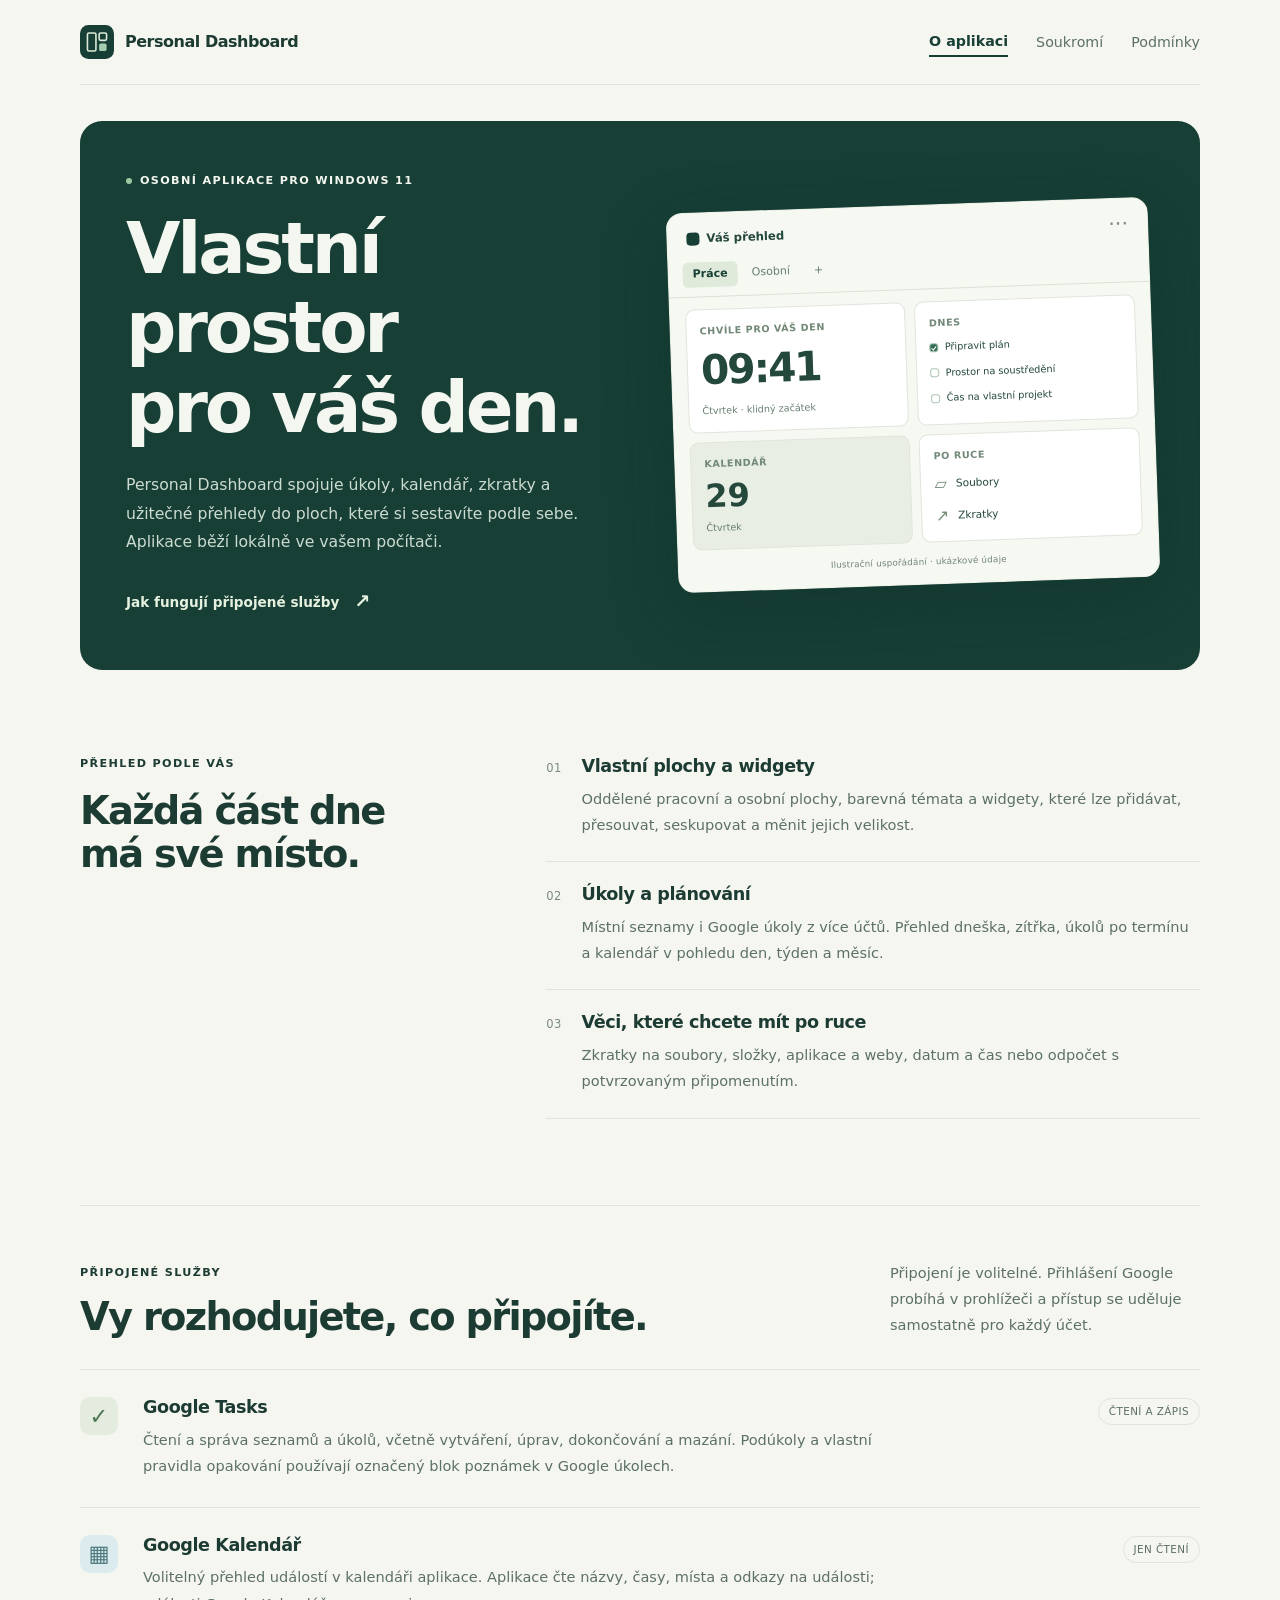
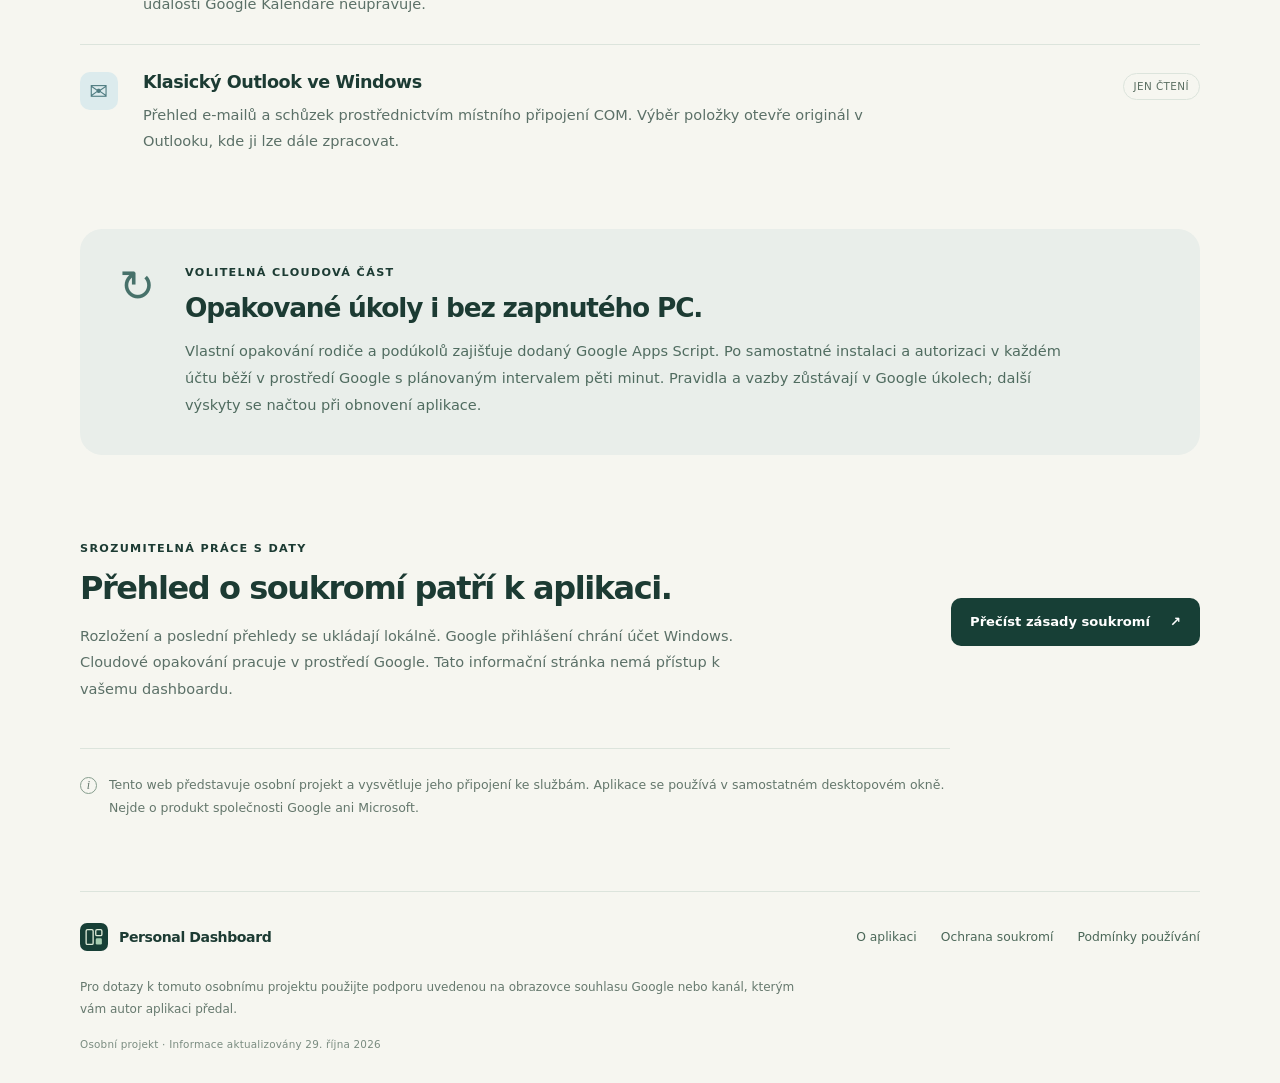
<file: index.html>
<!doctype html>
<html lang="cs">
<head>
  <meta charset="utf-8">
  <meta name="viewport" content="width=device-width, initial-scale=1">
  <meta name="description" content="Personal Dashboard je osobní aplikace pro Windows. Spojuje vlastní plochy, úkoly, kalendář, zkratky a přehledy z připojených účtů.">
  <meta name="theme-color" content="#173f36">
  <title>Personal Dashboard — o aplikaci</title>
  <link rel="icon" href="favicon.svg" type="image/svg+xml">
  <link rel="stylesheet" href="style.css">
</head>
<body>
  <a class="skip-link" href="#obsah">Přejít k obsahu</a>
  <header class="site-header wrap">
    <a class="brand" href="index.html"><img src="favicon.svg" width="34" height="34" alt=""><span>Personal Dashboard</span></a>
    <nav aria-label="Hlavní navigace"><a href="index.html" aria-current="page">O aplikaci</a><a href="privacy.html">Soukromí</a><a href="terms.html">Podmínky</a></nav>
  </header>
  <main id="obsah" class="wrap">
    <section class="hero" aria-labelledby="hero-title">
      <div class="hero-copy">
        <p class="eyebrow"><span class="status-dot"></span>Osobní aplikace pro Windows 11</p>
        <h1 id="hero-title">Vlastní prostor<br>pro váš den.</h1>
        <p class="lead">Personal Dashboard spojuje úkoly, kalendář, zkratky a užitečné přehledy do ploch, které si sestavíte podle sebe. Aplikace běží lokálně ve vašem počítači.</p>
        <a class="text-link hero-link" href="#pripojeni">Jak fungují připojené služby <span aria-hidden="true">↗</span></a>
      </div>
      <div class="dashboard-preview" role="img" aria-label="Ilustrace vlastní plochy: pracovní a osobní záložka, hodiny, seznam úkolů, kalendář a zkratky. Jde o ukázkové údaje.">
        <div class="preview-top"><span class="preview-brand"><span class="tiny-mark"></span>Váš přehled</span><span class="preview-window" aria-hidden="true">···</span></div>
        <div class="preview-tabs"><span class="selected">Práce</span><span>Osobní</span><span aria-hidden="true">+</span></div>
        <div class="preview-grid">
          <div class="preview-clock"><span class="preview-label">Chvíle pro váš den</span><strong>09:41</strong><span>Čtvrtek · klidný začátek</span></div>
          <div class="preview-tasks"><span class="preview-label">Dnes</span><span><i class="check done" aria-hidden="true"></i>Připravit plán</span><span><i class="check" aria-hidden="true"></i>Prostor na soustředění</span><span><i class="check" aria-hidden="true"></i>Čas na vlastní projekt</span></div>
          <div class="preview-day"><span class="preview-label">Kalendář</span><span class="day-number">29</span><span>Čtvrtek</span></div>
          <div class="preview-shortcuts"><span class="preview-label">Po ruce</span><span><b aria-hidden="true">▱</b> Soubory</span><span><b aria-hidden="true">↗</b> Zkratky</span></div>
        </div>
        <span class="preview-caption">Ilustrační uspořádání · ukázkové údaje</span>
      </div>
    </section>

    <section class="intro-grid section-space" aria-labelledby="moznosti">
      <div><p class="eyebrow">Přehled podle vás</p><h2 id="moznosti">Každá část dne<br>má své místo.</h2></div>
      <div class="feature-list">
        <article><span class="feature-number">01</span><div><h3>Vlastní plochy a widgety</h3><p>Oddělené pracovní a osobní plochy, barevná témata a widgety, které lze přidávat, přesouvat, seskupovat a měnit jejich velikost.</p></div></article>
        <article><span class="feature-number">02</span><div><h3>Úkoly a plánování</h3><p>Místní seznamy i Google úkoly z více účtů. Přehled dneška, zítřka, úkolů po termínu a kalendář v pohledu den, týden a měsíc.</p></div></article>
        <article><span class="feature-number">03</span><div><h3>Věci, které chcete mít po ruce</h3><p>Zkratky na soubory, složky, aplikace a weby, datum a čas nebo odpočet s potvrzovaným připomenutím.</p></div></article>
      </div>
    </section>

    <section id="pripojeni" class="connections section-space" aria-labelledby="sluzby">
      <div class="section-heading"><div><p class="eyebrow">Připojené služby</p><h2 id="sluzby">Vy rozhodujete, co připojíte.</h2></div><p>Připojení je volitelné. Přihlášení Google probíhá v prohlížeči a přístup se uděluje samostatně pro každý účet.</p></div>
      <div class="service-row"><span class="service-symbol" aria-hidden="true">✓</span><div><h3>Google Tasks</h3><p>Čtení a správa seznamů a úkolů, včetně vytváření, úprav, dokončování a mazání. Podúkoly a vlastní pravidla opakování používají označený blok poznámek v Google úkolech.</p></div><span class="service-tag">Čtení a zápis</span></div>
      <div class="service-row"><span class="service-symbol ocean" aria-hidden="true">▦</span><div><h3>Google Kalendář</h3><p>Volitelný přehled událostí v kalendáři aplikace. Aplikace čte názvy, časy, místa a odkazy na události; události Google Kalendáře neupravuje.</p></div><span class="service-tag">Jen čtení</span></div>
      <div class="service-row"><span class="service-symbol ocean" aria-hidden="true">✉</span><div><h3>Klasický Outlook ve Windows</h3><p>Přehled e-mailů a schůzek prostřednictvím místního připojení COM. Výběr položky otevře originál v Outlooku, kde ji lze dále zpracovat.</p></div><span class="service-tag">Jen čtení</span></div>
    </section>

    <section class="cloud-note section-space" aria-labelledby="opakování">
      <div class="cloud-icon" aria-hidden="true">↻</div><div><p class="eyebrow">Volitelná cloudová část</p><h2 id="opakování">Opakované úkoly i bez zapnutého PC.</h2><p>Vlastní opakování rodiče a podúkolů zajišťuje dodaný Google Apps Script. Po samostatné instalaci a autorizaci v každém účtu běží v prostředí Google s plánovaným intervalem pěti minut. Pravidla a vazby zůstávají v Google úkolech; další výskyty se načtou při obnovení aplikace.</p></div>
    </section>

    <section class="privacy-strip section-space" aria-labelledby="data">
      <div><p class="eyebrow">Srozumitelná práce s daty</p><h2 id="data">Přehled o soukromí patří k aplikaci.</h2><p>Rozložení a poslední přehledy se ukládají lokálně. Google přihlášení chrání účet Windows. Cloudové opakování pracuje v prostředí Google. Tato informační stránka nemá přístup k vašemu dashboardu.</p></div><a class="button" href="privacy.html">Přečíst zásady soukromí <span aria-hidden="true">↗</span></a>
    </section>
    <aside class="project-note"><span class="note-mark" aria-hidden="true">i</span><p>Tento web představuje osobní projekt a vysvětluje jeho připojení ke službám. Aplikace se používá v samostatném desktopovém okně. Nejde o produkt společnosti Google ani Microsoft.</p></aside>
  </main>
  <footer class="site-footer wrap"><div class="footer-top"><a class="brand" href="index.html"><img src="favicon.svg" width="28" height="28" alt=""><span>Personal Dashboard</span></a><nav aria-label="Navigace v zápatí"><a href="index.html">O aplikaci</a><a href="privacy.html">Ochrana soukromí</a><a href="terms.html">Podmínky používání</a></nav></div><p class="contact">Pro dotazy k tomuto osobnímu projektu použijte podporu uvedenou na obrazovce souhlasu Google nebo kanál, kterým vám autor aplikaci předal.</p><p class="footer-meta">Osobní projekt · Informace aktualizovány 29. října 2026</p></footer>
</body>
</html>
</file>
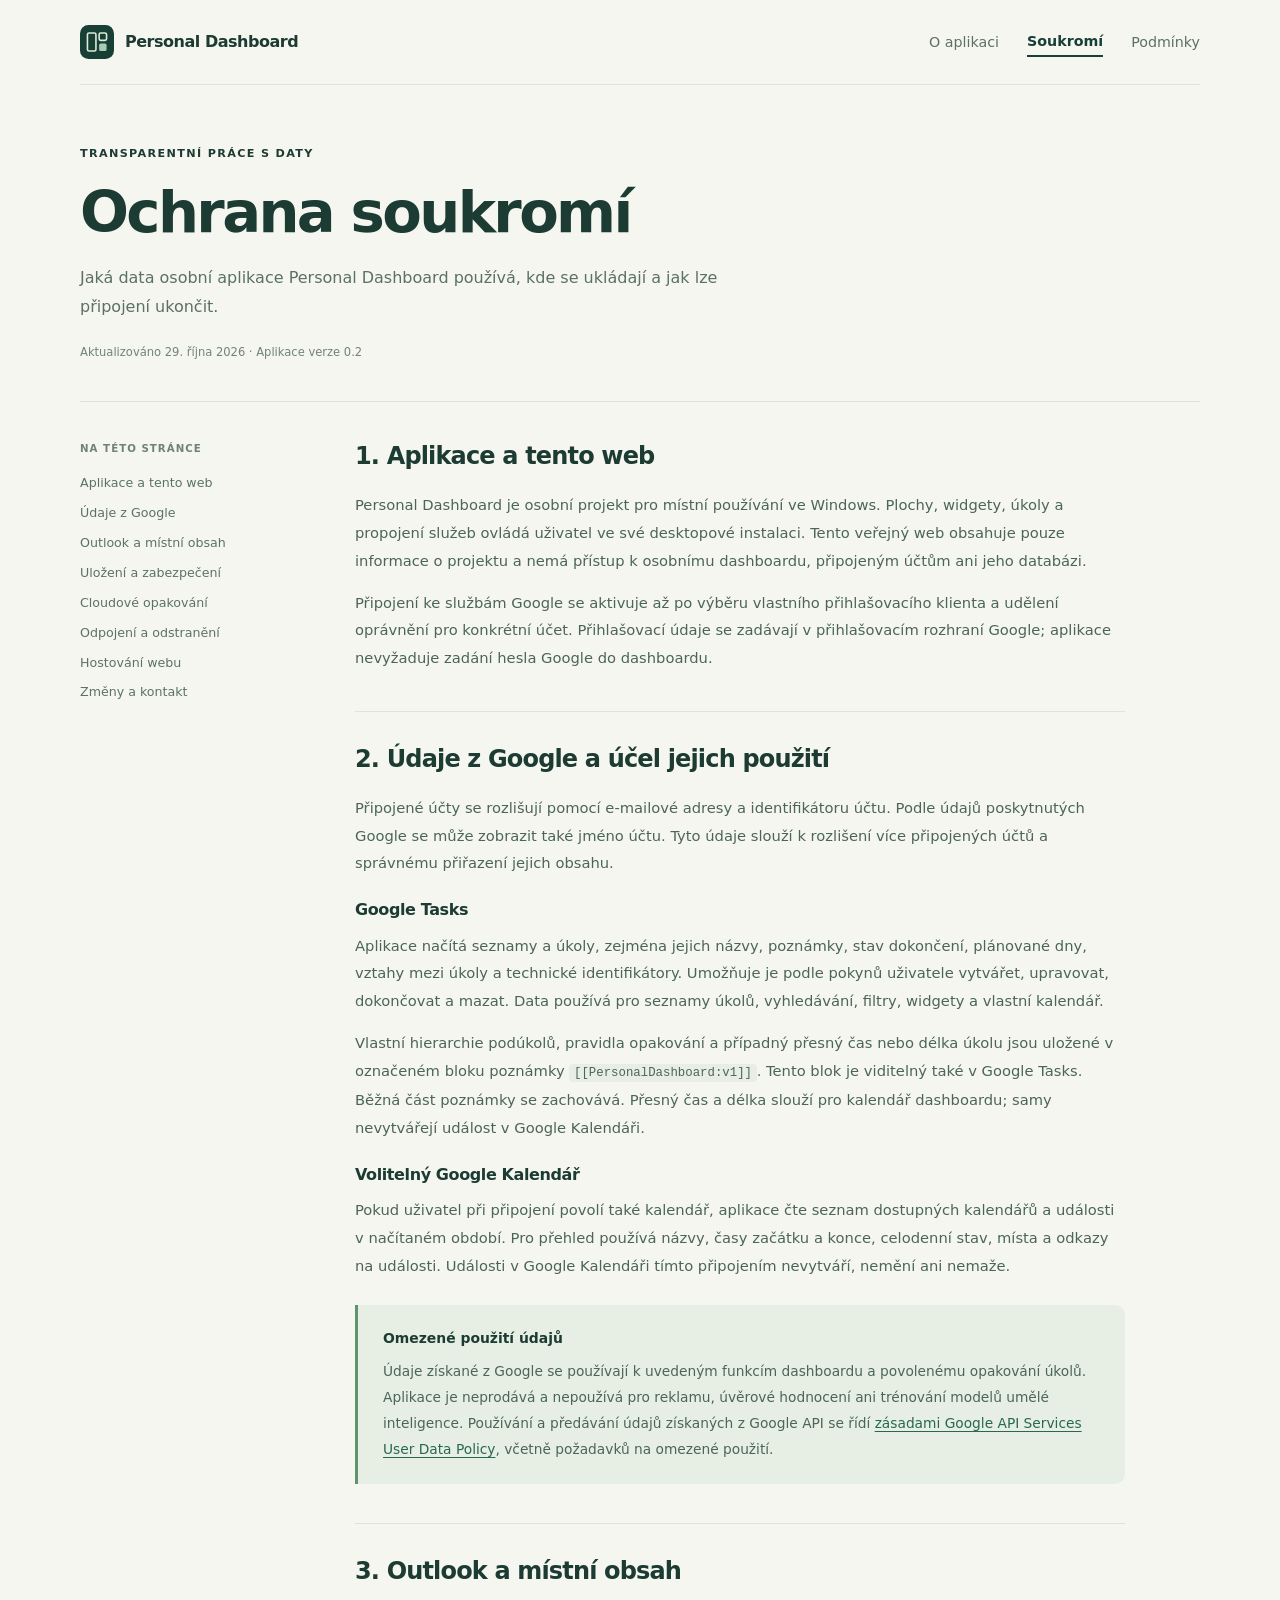
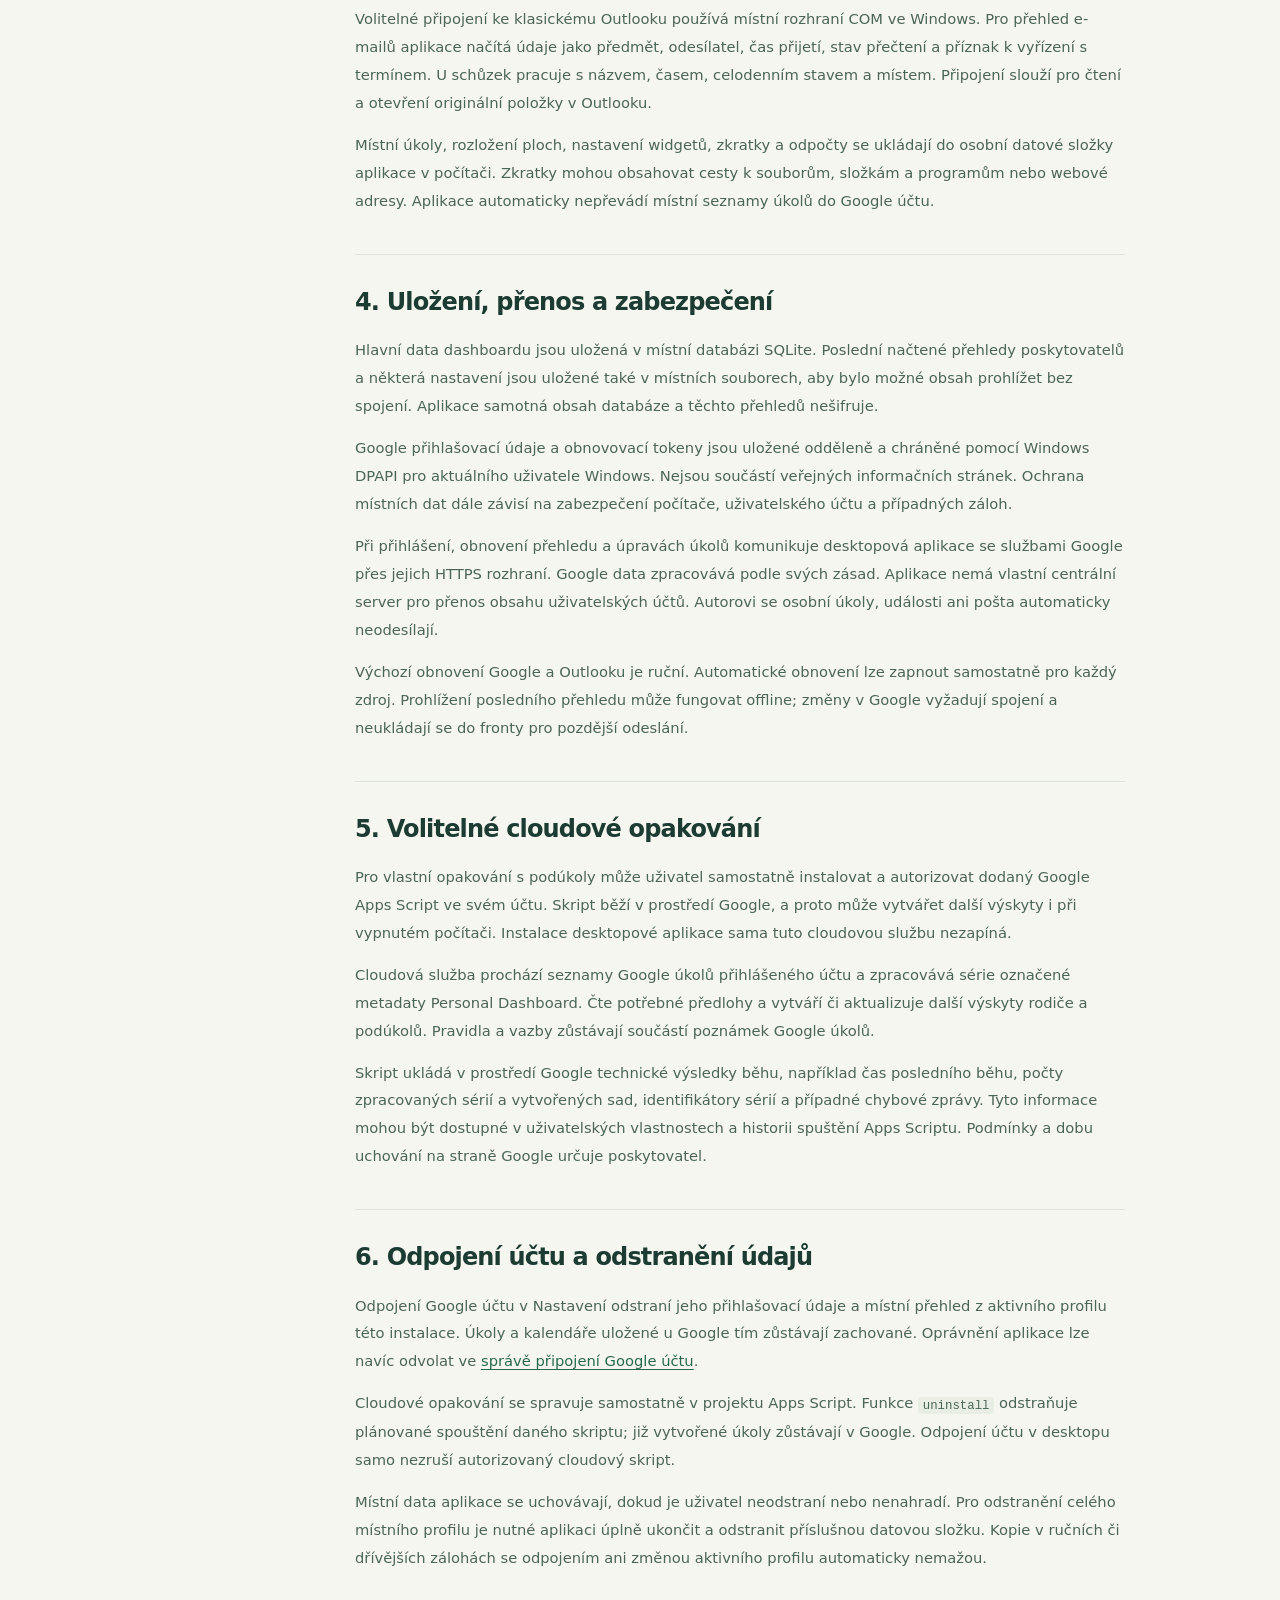
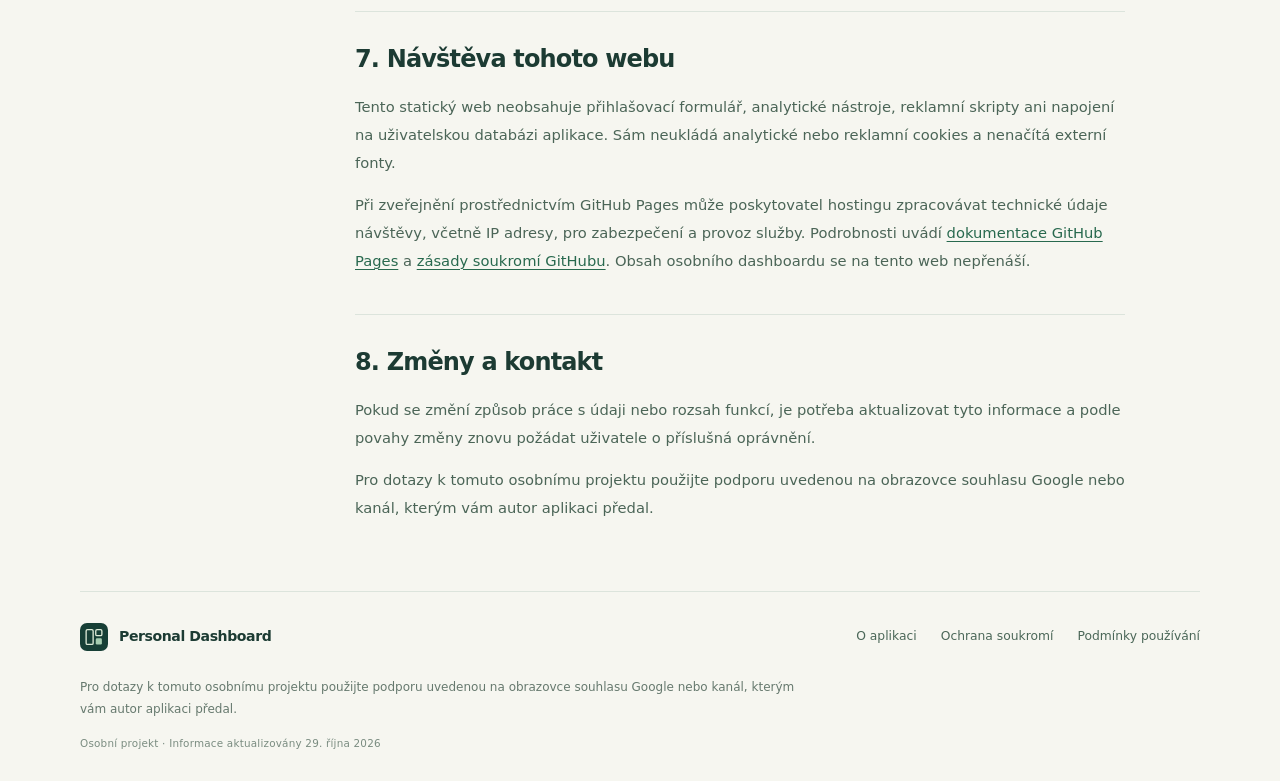
<file: privacy.html>
<!doctype html>
<html lang="cs">
<head><meta charset="utf-8"><meta name="viewport" content="width=device-width, initial-scale=1"><meta name="description" content="Jak Personal Dashboard přistupuje k údajům, používá je, ukládá a propojuje se službami Google a Outlook."><meta name="theme-color" content="#173f36"><title>Ochrana soukromí — Personal Dashboard</title><link rel="icon" href="favicon.svg" type="image/svg+xml"><link rel="stylesheet" href="style.css"></head>
<body>
  <a class="skip-link" href="#obsah">Přejít k obsahu</a>
  <header class="site-header wrap"><a class="brand" href="index.html"><img src="favicon.svg" width="34" height="34" alt=""><span>Personal Dashboard</span></a><nav aria-label="Hlavní navigace"><a href="index.html">O aplikaci</a><a href="privacy.html" aria-current="page">Soukromí</a><a href="terms.html">Podmínky</a></nav></header>
  <main id="obsah" class="wrap document-layout">
    <header class="document-heading"><p class="eyebrow">Transparentní práce s daty</p><h1>Ochrana soukromí</h1><p class="lead">Jaká data osobní aplikace Personal Dashboard používá, kde se ukládají a jak lze připojení ukončit.</p><p class="updated">Aktualizováno 29. října 2026 · Aplikace verze 0.2</p></header>
    <div class="document-grid">
      <aside class="document-toc" aria-label="Obsah zásad"><p>Na této stránce</p><a href="#rozsah">Aplikace a tento web</a><a href="#google">Údaje z Google</a><a href="#outlook">Outlook a místní obsah</a><a href="#ulozeni">Uložení a zabezpečení</a><a href="#cloud">Cloudové opakování</a><a href="#ukonceni">Odpojení a odstranění</a><a href="#hosting">Hostování webu</a><a href="#kontakt">Změny a kontakt</a></aside>
      <article class="document-content">
        <section id="rozsah"><h2>1. Aplikace a tento web</h2><p>Personal Dashboard je osobní projekt pro místní používání ve Windows. Plochy, widgety, úkoly a propojení služeb ovládá uživatel ve své desktopové instalaci. Tento veřejný web obsahuje pouze informace o projektu a nemá přístup k osobnímu dashboardu, připojeným účtům ani jeho databázi.</p><p>Připojení ke službám Google se aktivuje až po výběru vlastního přihlašovacího klienta a udělení oprávnění pro konkrétní účet. Přihlašovací údaje se zadávají v přihlašovacím rozhraní Google; aplikace nevyžaduje zadání hesla Google do dashboardu.</p></section>
        <section id="google"><h2>2. Údaje z Google a účel jejich použití</h2><p>Připojené účty se rozlišují pomocí e-mailové adresy a identifikátoru účtu. Podle údajů poskytnutých Google se může zobrazit také jméno účtu. Tyto údaje slouží k rozlišení více připojených účtů a správnému přiřazení jejich obsahu.</p><h3>Google Tasks</h3><p>Aplikace načítá seznamy a úkoly, zejména jejich názvy, poznámky, stav dokončení, plánované dny, vztahy mezi úkoly a technické identifikátory. Umožňuje je podle pokynů uživatele vytvářet, upravovat, dokončovat a mazat. Data používá pro seznamy úkolů, vyhledávání, filtry, widgety a vlastní kalendář.</p><p>Vlastní hierarchie podúkolů, pravidla opakování a případný přesný čas nebo délka úkolu jsou uložené v označeném bloku poznámky <code>[[PersonalDashboard:v1]]</code>. Tento blok je viditelný také v Google Tasks. Běžná část poznámky se zachovává. Přesný čas a délka slouží pro kalendář dashboardu; samy nevytvářejí událost v Google Kalendáři.</p><h3>Volitelný Google Kalendář</h3><p>Pokud uživatel při připojení povolí také kalendář, aplikace čte seznam dostupných kalendářů a události v načítaném období. Pro přehled používá názvy, časy začátku a konce, celodenní stav, místa a odkazy na události. Události v Google Kalendáři tímto připojením nevytváří, nemění ani nemaže.</p><div class="document-callout"><strong>Omezené použití údajů</strong><p>Údaje získané z Google se používají k uvedeným funkcím dashboardu a povolenému opakování úkolů. Aplikace je neprodává a nepoužívá pro reklamu, úvěrové hodnocení ani trénování modelů umělé inteligence. Používání a předávání údajů získaných z Google API se řídí <a href="https://developers.google.com/terms/api-services-user-data-policy">zásadami Google API Services User Data Policy</a>, včetně požadavků na omezené použití.</p></div></section>
        <section id="outlook"><h2>3. Outlook a místní obsah</h2><p>Volitelné připojení ke klasickému Outlooku používá místní rozhraní COM ve Windows. Pro přehled e-mailů aplikace načítá údaje jako předmět, odesílatel, čas přijetí, stav přečtení a příznak k vyřízení s termínem. U schůzek pracuje s názvem, časem, celodenním stavem a místem. Připojení slouží pro čtení a otevření originální položky v Outlooku.</p><p>Místní úkoly, rozložení ploch, nastavení widgetů, zkratky a odpočty se ukládají do osobní datové složky aplikace v počítači. Zkratky mohou obsahovat cesty k souborům, složkám a programům nebo webové adresy. Aplikace automaticky nepřevádí místní seznamy úkolů do Google účtu.</p></section>
        <section id="ulozeni"><h2>4. Uložení, přenos a zabezpečení</h2><p>Hlavní data dashboardu jsou uložená v místní databázi SQLite. Poslední načtené přehledy poskytovatelů a některá nastavení jsou uložené také v místních souborech, aby bylo možné obsah prohlížet bez spojení. Aplikace samotná obsah databáze a těchto přehledů nešifruje.</p><p>Google přihlašovací údaje a obnovovací tokeny jsou uložené odděleně a chráněné pomocí Windows DPAPI pro aktuálního uživatele Windows. Nejsou součástí veřejných informačních stránek. Ochrana místních dat dále závisí na zabezpečení počítače, uživatelského účtu a případných záloh.</p><p>Při přihlášení, obnovení přehledu a úpravách úkolů komunikuje desktopová aplikace se službami Google přes jejich HTTPS rozhraní. Google data zpracovává podle svých zásad. Aplikace nemá vlastní centrální server pro přenos obsahu uživatelských účtů. Autorovi se osobní úkoly, události ani pošta automaticky neodesílají.</p><p>Výchozí obnovení Google a Outlooku je ruční. Automatické obnovení lze zapnout samostatně pro každý zdroj. Prohlížení posledního přehledu může fungovat offline; změny v Google vyžadují spojení a neukládají se do fronty pro pozdější odeslání.</p></section>
        <section id="cloud"><h2>5. Volitelné cloudové opakování</h2><p>Pro vlastní opakování s podúkoly může uživatel samostatně instalovat a autorizovat dodaný Google Apps Script ve svém účtu. Skript běží v prostředí Google, a proto může vytvářet další výskyty i při vypnutém počítači. Instalace desktopové aplikace sama tuto cloudovou službu nezapíná.</p><p>Cloudová služba prochází seznamy Google úkolů přihlášeného účtu a zpracovává série označené metadaty Personal Dashboard. Čte potřebné předlohy a vytváří či aktualizuje další výskyty rodiče a podúkolů. Pravidla a vazby zůstávají součástí poznámek Google úkolů.</p><p>Skript ukládá v prostředí Google technické výsledky běhu, například čas posledního běhu, počty zpracovaných sérií a vytvořených sad, identifikátory sérií a případné chybové zprávy. Tyto informace mohou být dostupné v uživatelských vlastnostech a historii spuštění Apps Scriptu. Podmínky a dobu uchování na straně Google určuje poskytovatel.</p></section>
        <section id="ukonceni"><h2>6. Odpojení účtu a odstranění údajů</h2><p>Odpojení Google účtu v Nastavení odstraní jeho přihlašovací údaje a místní přehled z aktivního profilu této instalace. Úkoly a kalendáře uložené u Google tím zůstávají zachované. Oprávnění aplikace lze navíc odvolat ve <a href="https://myaccount.google.com/connections">správě připojení Google účtu</a>.</p><p>Cloudové opakování se spravuje samostatně v projektu Apps Script. Funkce <code>uninstall</code> odstraňuje plánované spouštění daného skriptu; již vytvořené úkoly zůstávají v Google. Odpojení účtu v desktopu samo nezruší autorizovaný cloudový skript.</p><p>Místní data aplikace se uchovávají, dokud je uživatel neodstraní nebo nenahradí. Pro odstranění celého místního profilu je nutné aplikaci úplně ukončit a odstranit příslušnou datovou složku. Kopie v ručních či dřívějších zálohách se odpojením ani změnou aktivního profilu automaticky nemažou.</p></section>
        <section id="hosting"><h2>7. Návštěva tohoto webu</h2><p>Tento statický web neobsahuje přihlašovací formulář, analytické nástroje, reklamní skripty ani napojení na uživatelskou databázi aplikace. Sám neukládá analytické nebo reklamní cookies a nenačítá externí fonty.</p><p>Při zveřejnění prostřednictvím GitHub Pages může poskytovatel hostingu zpracovávat technické údaje návštěvy, včetně IP adresy, pro zabezpečení a provoz služby. Podrobnosti uvádí <a href="https://docs.github.com/en/pages/getting-started-with-github-pages/what-is-github-pages#data-collection">dokumentace GitHub Pages</a> a <a href="https://docs.github.com/en/site-policy/privacy-policies/github-general-privacy-statement">zásady soukromí GitHubu</a>. Obsah osobního dashboardu se na tento web nepřenáší.</p></section>
        <section id="kontakt"><h2>8. Změny a kontakt</h2><p>Pokud se změní způsob práce s údaji nebo rozsah funkcí, je potřeba aktualizovat tyto informace a podle povahy změny znovu požádat uživatele o příslušná oprávnění.</p><p>Pro dotazy k tomuto osobnímu projektu použijte podporu uvedenou na obrazovce souhlasu Google nebo kanál, kterým vám autor aplikaci předal.</p></section>
      </article>
    </div>
  </main>
  <footer class="site-footer wrap"><div class="footer-top"><a class="brand" href="index.html"><img src="favicon.svg" width="28" height="28" alt=""><span>Personal Dashboard</span></a><nav aria-label="Navigace v zápatí"><a href="index.html">O aplikaci</a><a href="privacy.html" aria-current="page">Ochrana soukromí</a><a href="terms.html">Podmínky používání</a></nav></div><p class="contact">Pro dotazy k tomuto osobnímu projektu použijte podporu uvedenou na obrazovce souhlasu Google nebo kanál, kterým vám autor aplikaci předal.</p><p class="footer-meta">Osobní projekt · Informace aktualizovány 29. října 2026</p></footer>
</body>
</html>
</file>
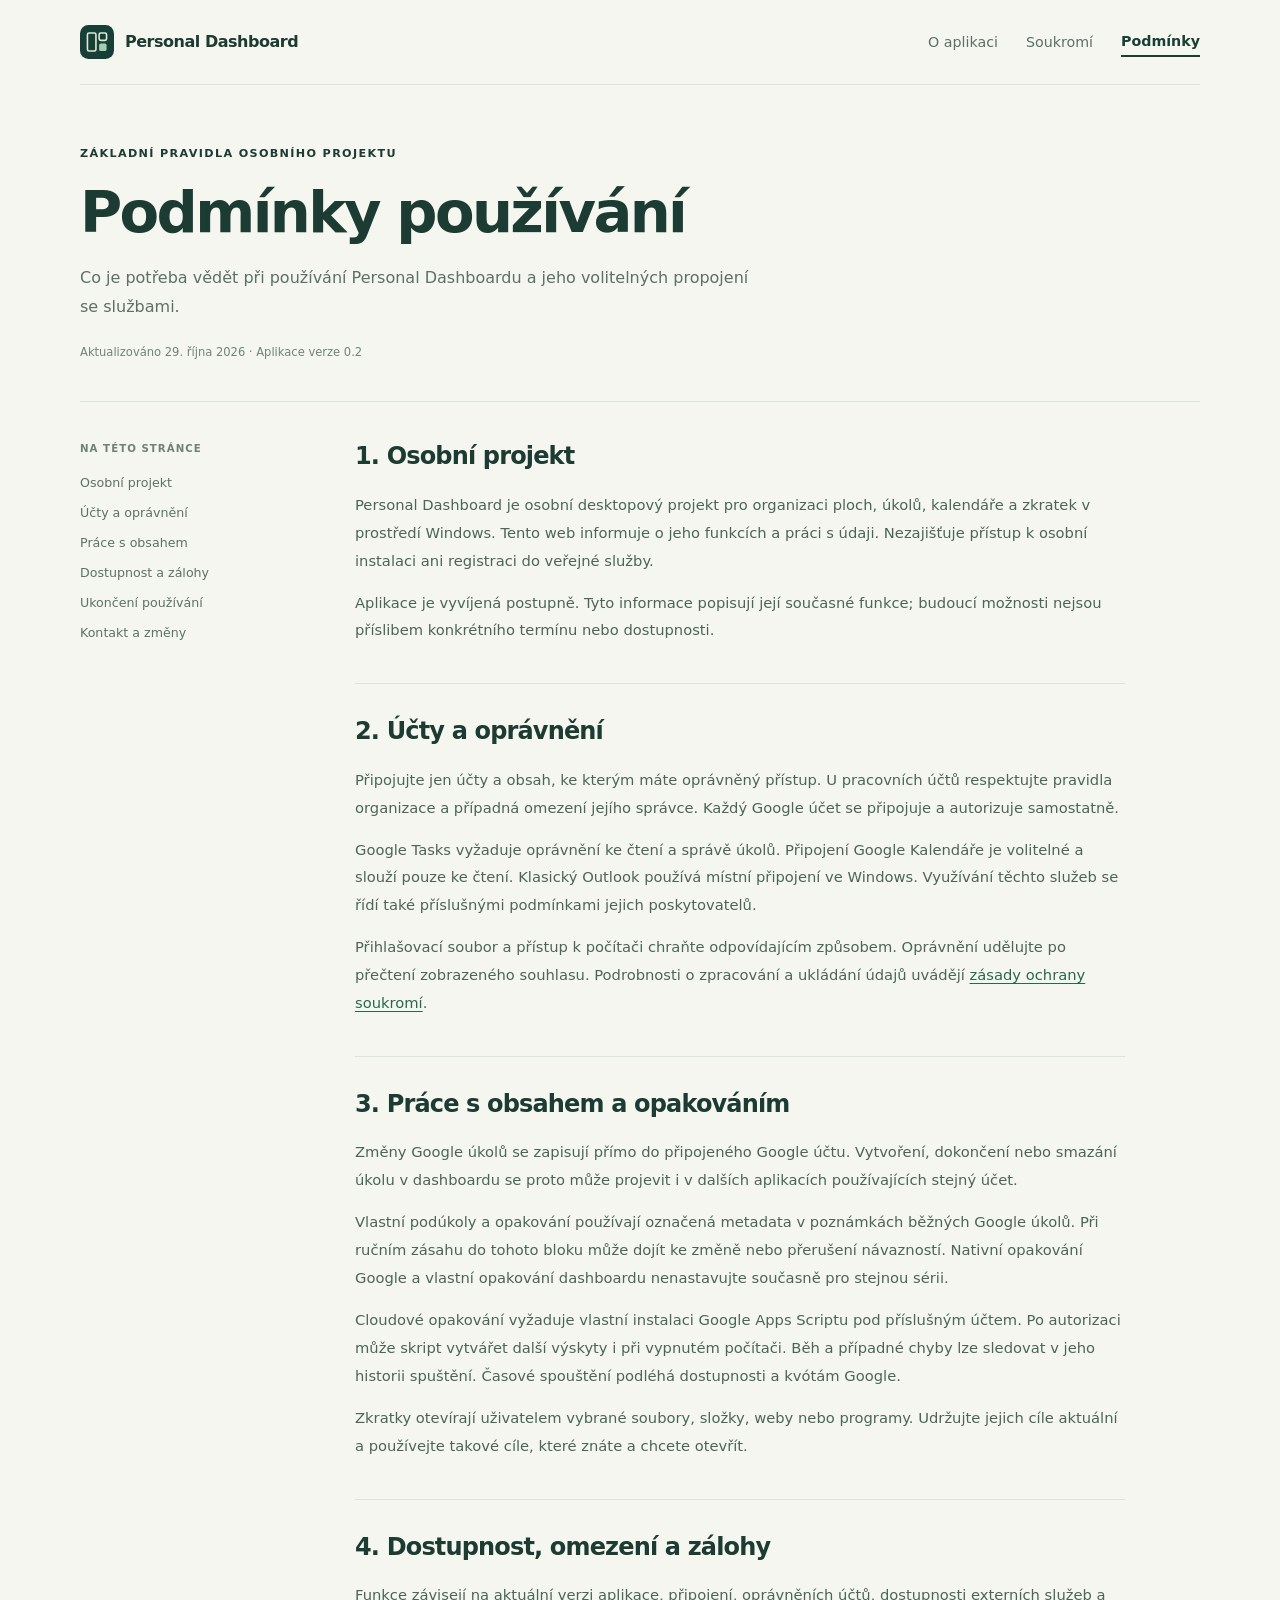
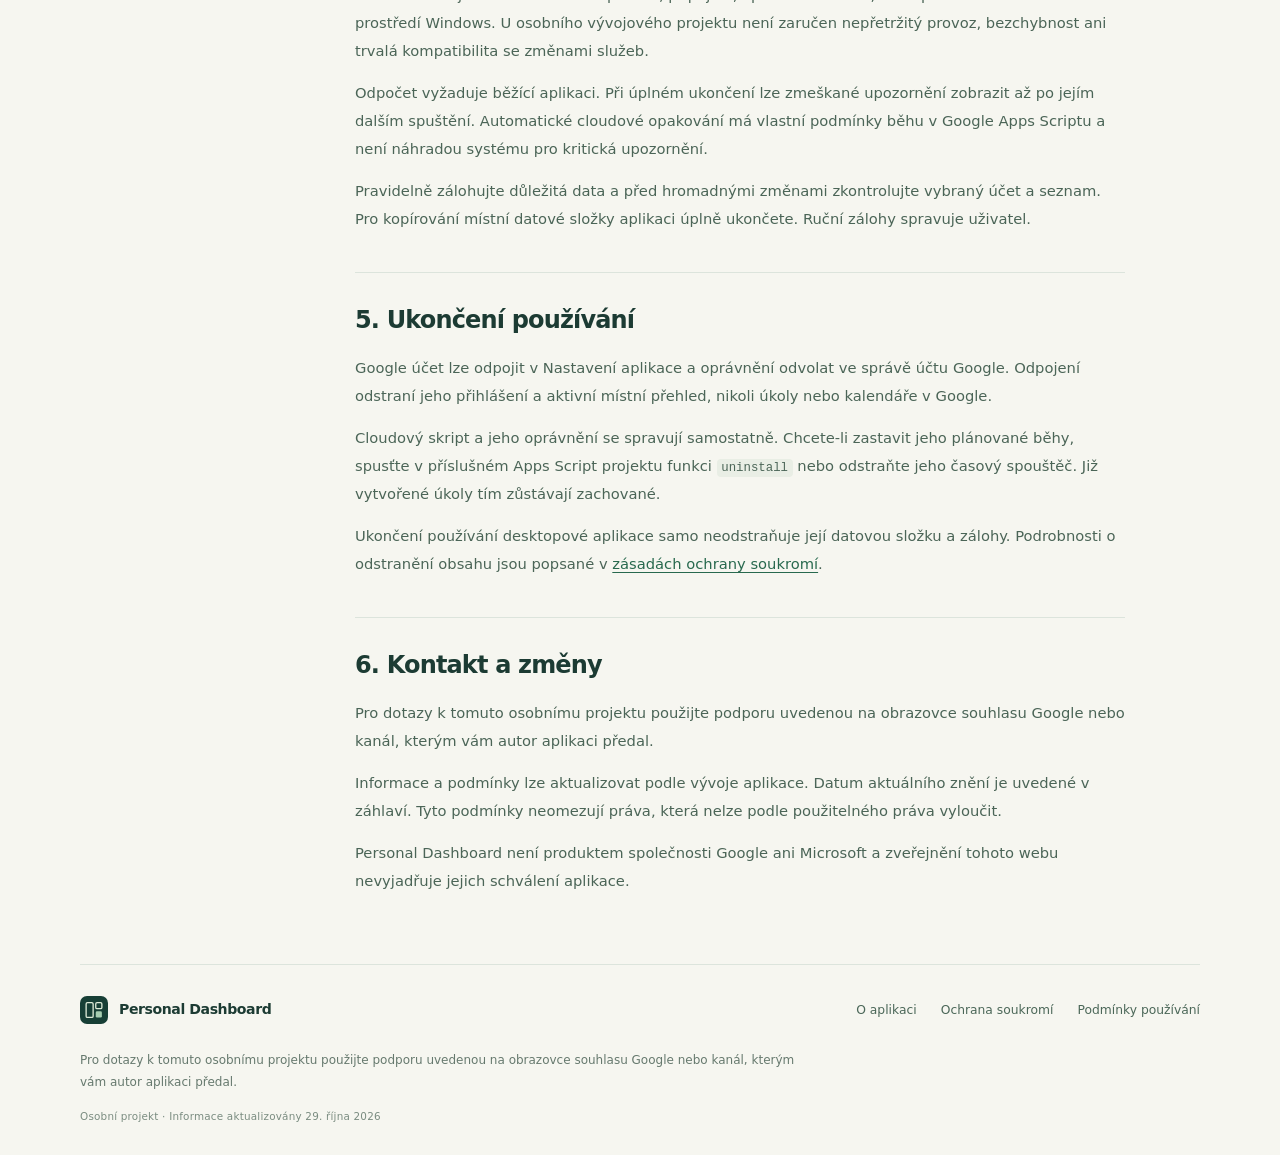
<file: terms.html>
<!doctype html>
<html lang="cs">
<head><meta charset="utf-8"><meta name="viewport" content="width=device-width, initial-scale=1"><meta name="description" content="Základní podmínky osobního používání aplikace Personal Dashboard a jejích volitelných připojení ke Google a Outlooku."><meta name="theme-color" content="#173f36"><title>Podmínky používání — Personal Dashboard</title><link rel="icon" href="favicon.svg" type="image/svg+xml"><link rel="stylesheet" href="style.css"></head>
<body>
  <a class="skip-link" href="#obsah">Přejít k obsahu</a>
  <header class="site-header wrap"><a class="brand" href="index.html"><img src="favicon.svg" width="34" height="34" alt=""><span>Personal Dashboard</span></a><nav aria-label="Hlavní navigace"><a href="index.html">O aplikaci</a><a href="privacy.html">Soukromí</a><a href="terms.html" aria-current="page">Podmínky</a></nav></header>
  <main id="obsah" class="wrap document-layout">
    <header class="document-heading"><p class="eyebrow">Základní pravidla osobního projektu</p><h1>Podmínky používání</h1><p class="lead">Co je potřeba vědět při používání Personal Dashboardu a jeho volitelných propojení se službami.</p><p class="updated">Aktualizováno 29. října 2026 · Aplikace verze 0.2</p></header>
    <div class="document-grid">
      <aside class="document-toc" aria-label="Obsah podmínek"><p>Na této stránce</p><a href="#projekt">Osobní projekt</a><a href="#ucty">Účty a oprávnění</a><a href="#zmeny">Práce s obsahem</a><a href="#dostupnost">Dostupnost a zálohy</a><a href="#ukonceni">Ukončení používání</a><a href="#kontakt">Kontakt a změny</a></aside>
      <article class="document-content">
        <section id="projekt"><h2>1. Osobní projekt</h2><p>Personal Dashboard je osobní desktopový projekt pro organizaci ploch, úkolů, kalendáře a zkratek v prostředí Windows. Tento web informuje o jeho funkcích a práci s údaji. Nezajišťuje přístup k osobní instalaci ani registraci do veřejné služby.</p><p>Aplikace je vyvíjená postupně. Tyto informace popisují její současné funkce; budoucí možnosti nejsou příslibem konkrétního termínu nebo dostupnosti.</p></section>
        <section id="ucty"><h2>2. Účty a oprávnění</h2><p>Připojujte jen účty a obsah, ke kterým máte oprávněný přístup. U pracovních účtů respektujte pravidla organizace a případná omezení jejího správce. Každý Google účet se připojuje a autorizuje samostatně.</p><p>Google Tasks vyžaduje oprávnění ke čtení a správě úkolů. Připojení Google Kalendáře je volitelné a slouží pouze ke čtení. Klasický Outlook používá místní připojení ve Windows. Využívání těchto služeb se řídí také příslušnými podmínkami jejich poskytovatelů.</p><p>Přihlašovací soubor a přístup k počítači chraňte odpovídajícím způsobem. Oprávnění udělujte po přečtení zobrazeného souhlasu. Podrobnosti o zpracování a ukládání údajů uvádějí <a href="privacy.html">zásady ochrany soukromí</a>.</p></section>
        <section id="zmeny"><h2>3. Práce s obsahem a opakováním</h2><p>Změny Google úkolů se zapisují přímo do připojeného Google účtu. Vytvoření, dokončení nebo smazání úkolu v dashboardu se proto může projevit i v dalších aplikacích používajících stejný účet.</p><p>Vlastní podúkoly a opakování používají označená metadata v poznámkách běžných Google úkolů. Při ručním zásahu do tohoto bloku může dojít ke změně nebo přerušení návazností. Nativní opakování Google a vlastní opakování dashboardu nenastavujte současně pro stejnou sérii.</p><p>Cloudové opakování vyžaduje vlastní instalaci Google Apps Scriptu pod příslušným účtem. Po autorizaci může skript vytvářet další výskyty i při vypnutém počítači. Běh a případné chyby lze sledovat v jeho historii spuštění. Časové spouštění podléhá dostupnosti a kvótám Google.</p><p>Zkratky otevírají uživatelem vybrané soubory, složky, weby nebo programy. Udržujte jejich cíle aktuální a používejte takové cíle, které znáte a chcete otevřít.</p></section>
        <section id="dostupnost"><h2>4. Dostupnost, omezení a zálohy</h2><p>Funkce závisejí na aktuální verzi aplikace, připojení, oprávněních účtů, dostupnosti externích služeb a prostředí Windows. U osobního vývojového projektu není zaručen nepřetržitý provoz, bezchybnost ani trvalá kompatibilita se změnami služeb.</p><p>Odpočet vyžaduje běžící aplikaci. Při úplném ukončení lze zmeškané upozornění zobrazit až po jejím dalším spuštění. Automatické cloudové opakování má vlastní podmínky běhu v Google Apps Scriptu a není náhradou systému pro kritická upozornění.</p><p>Pravidelně zálohujte důležitá data a před hromadnými změnami zkontrolujte vybraný účet a seznam. Pro kopírování místní datové složky aplikaci úplně ukončete. Ruční zálohy spravuje uživatel.</p></section>
        <section id="ukonceni"><h2>5. Ukončení používání</h2><p>Google účet lze odpojit v Nastavení aplikace a oprávnění odvolat ve správě účtu Google. Odpojení odstraní jeho přihlášení a aktivní místní přehled, nikoli úkoly nebo kalendáře v Google.</p><p>Cloudový skript a jeho oprávnění se spravují samostatně. Chcete-li zastavit jeho plánované běhy, spusťte v příslušném Apps Script projektu funkci <code>uninstall</code> nebo odstraňte jeho časový spouštěč. Již vytvořené úkoly tím zůstávají zachované.</p><p>Ukončení používání desktopové aplikace samo neodstraňuje její datovou složku a zálohy. Podrobnosti o odstranění obsahu jsou popsané v <a href="privacy.html#ukonceni">zásadách ochrany soukromí</a>.</p></section>
        <section id="kontakt"><h2>6. Kontakt a změny</h2><p>Pro dotazy k tomuto osobnímu projektu použijte podporu uvedenou na obrazovce souhlasu Google nebo kanál, kterým vám autor aplikaci předal.</p><p>Informace a podmínky lze aktualizovat podle vývoje aplikace. Datum aktuálního znění je uvedené v záhlaví. Tyto podmínky neomezují práva, která nelze podle použitelného práva vyloučit.</p><p>Personal Dashboard není produktem společnosti Google ani Microsoft a zveřejnění tohoto webu nevyjadřuje jejich schválení aplikace.</p></section>
      </article>
    </div>
  </main>
  <footer class="site-footer wrap"><div class="footer-top"><a class="brand" href="index.html"><img src="favicon.svg" width="28" height="28" alt=""><span>Personal Dashboard</span></a><nav aria-label="Navigace v zápatí"><a href="index.html">O aplikaci</a><a href="privacy.html">Ochrana soukromí</a><a href="terms.html" aria-current="page">Podmínky používání</a></nav></div><p class="contact">Pro dotazy k tomuto osobnímu projektu použijte podporu uvedenou na obrazovce souhlasu Google nebo kanál, kterým vám autor aplikaci předal.</p><p class="footer-meta">Osobní projekt · Informace aktualizovány 29. října 2026</p></footer>
</body>
</html>
</file>
<file: style.css>
@charset "UTF-8";
:root{color-scheme:light;--paper:#f6f6f0;--white:#fff;--ink:#1c3b33;--muted:#5b7067;--line:#dce4dc;--forest:#173f36;--green:#dcebd9;--mint:#bcd9bd;--ocean:#dcebed;--radius:22px;font-family:Inter,"Segoe UI",system-ui,-apple-system,BlinkMacSystemFont,sans-serif;font-synthesis:none;text-rendering:optimizeLegibility;-webkit-font-smoothing:antialiased}
*{box-sizing:border-box}html{scroll-behavior:smooth;scroll-padding-top:30px}body{margin:0;background:var(--paper);color:var(--ink);font-size:16px;line-height:1.65}a{color:inherit;text-underline-offset:.2em}a:hover{color:#316f55}a:focus-visible,button:focus-visible{outline:3px solid #24768b;outline-offset:5px;border-radius:4px}img{display:block;max-width:100%}.wrap{width:min(1120px,calc(100% - 64px));margin-inline:auto}.skip-link{position:absolute;z-index:10;top:10px;left:12px;transform:translateY(-180%);background:var(--forest);color:white;padding:10px 16px;border-radius:8px}.skip-link:focus{transform:none;color:white}.site-header{display:flex;align-items:center;justify-content:space-between;gap:28px;padding-block:25px;border-bottom:1px solid var(--line)}.brand{display:inline-flex;align-items:center;gap:11px;font-weight:680;letter-spacing:-.03em;white-space:nowrap;text-decoration:none}.site-header nav,.site-footer nav{display:flex;gap:28px;align-items:center;flex-wrap:wrap}.site-header nav a{color:var(--muted);font-size:.89rem;text-decoration:none;line-height:2}.site-header nav a[aria-current=page]{color:var(--forest);font-weight:650;border-bottom:2px solid var(--forest)}.site-header nav a:hover{color:var(--forest)}h1,h2,h3,p{margin:0}h1,h2,h3{line-height:1.13;letter-spacing:-.045em;font-weight:600}h1{font-size:clamp(2.7rem,5.5vw,4.75rem)}h2{font-size:clamp(1.8rem,3vw,2.55rem)}h3{font-size:1.1rem;letter-spacing:-.025em}.eyebrow{display:flex;align-items:center;gap:8px;font-size:.7rem;line-height:1.5;font-weight:650;letter-spacing:.12em;text-transform:uppercase}.status-dot{width:6px;height:6px;flex-shrink:0;background:#9ac9a2;border-radius:50%}.hero{margin-top:36px;display:grid;grid-template-columns:1.05fr 1fr;gap:40px;align-items:center;background:var(--forest);color:#f3f7ef;border-radius:var(--radius);padding:52px 46px;overflow:hidden}.hero h1{margin-top:20px;margin-bottom:23px}.lead{font-size:1.06rem;line-height:1.8;max-width:670px}.hero .lead{color:#ccdbd0;max-width:460px;font-size:.98rem}.text-link{display:inline-flex;align-items:center;gap:15px;font-size:.85rem;font-weight:600;text-decoration:none}.hero-link{margin-top:30px;color:#e6f1df}.hero-link:hover{color:white}.hero-link span{font-size:1.2rem}.section-space{margin-top:86px}.dashboard-preview{align-self:center;transform:rotate(-2deg);background:#f6f8f2;color:#24483b;border-radius:16px;padding:15px;box-shadow:0 20px 65px #08251e45;border:1px solid #dce8d777;font-size:.69rem}.preview-top{display:flex;align-items:center;justify-content:space-between;font-size:.73rem;padding:1px 4px 14px;gap:16px}.preview-brand{display:flex;align-items:center;gap:7px;font-weight:650}.tiny-mark{width:13px;height:13px;display:block;background:var(--forest);border-radius:4px}.preview-window{font-size:1.3rem;line-height:.5;color:#7d9081}.preview-tabs{display:flex;gap:4px;margin:0 -15px;padding:0 14px 9px;border-bottom:1px solid #d8e2d6}.preview-tabs span{padding:3px 10px;color:#657e6e}.preview-tabs .selected{background:#dfeada;border-radius:5px;color:var(--forest);font-weight:600}.preview-grid{display:grid;grid-template-columns:1fr 1fr;gap:9px;padding-top:12px}.preview-grid>div{border:1px solid #dfe6dc;border-radius:9px;background:white;padding:13px;display:flex;flex-direction:column;gap:8px;min-width:0}.preview-label{color:#718877;font-size:.6rem;text-transform:uppercase;letter-spacing:.06em;font-weight:600}.preview-clock strong{font-size:2.55rem;line-height:1.2;font-weight:550;letter-spacing:-.05em}.preview-clock>span:last-child{font-size:.6rem;color:#687f70}.preview-tasks>span:not(:first-child){display:flex;align-items:center;gap:6px;line-height:1.8;font-size:.61rem}.check{border:1px solid #adc7b2;width:9px;height:9px;display:inline-block;border-radius:3px;flex-shrink:0}.check.done{background:#326d54;position:relative}.check.done:after{content:"";position:absolute;top:1px;left:2px;width:2px;height:4px;transform:rotate(40deg);border-right:1px solid white;border-bottom:1px solid white}.preview-grid>.preview-day{background:#e8eee4}.day-number{font-size:2rem;line-height:1;font-weight:550}.preview-day>span:last-child{font-size:.6rem;color:#687f70}.preview-shortcuts>span:not(:first-child){display:flex;gap:9px;align-items:center;font-size:.66rem;line-height:1.5}.preview-shortcuts b{font-size:1rem;font-weight:500;color:#708b76}.preview-caption{display:block;text-align:center;padding-top:12px;color:#728577;font-size:.55rem;letter-spacing:.02em}.intro-grid{display:grid;grid-template-columns:1fr 1.65fr;gap:70px}.intro-grid h2{margin-top:16px}.feature-list article{display:flex;align-items:flex-start;gap:20px;padding-block:23px;border-bottom:1px solid var(--line)}.feature-list article:first-child{padding-top:1px}.feature-number{font-size:.72rem;letter-spacing:.03em;color:#7a8c80;padding-top:2px}.feature-list h3{margin-bottom:9px}.feature-list p,.section-heading>p,.service-row p{color:var(--muted);font-size:.91rem;line-height:1.8}.section-heading{display:flex;justify-content:space-between;align-items:flex-end;gap:50px;margin-bottom:31px}.section-heading h2{margin-top:13px}.section-heading>p{max-width:310px}.connections{border-top:1px solid var(--line);padding-top:54px}.service-row{display:grid;grid-template-columns:42px 1fr auto;gap:21px;align-items:start;padding:27px 0;border-top:1px solid var(--line)}.service-symbol{width:38px;height:38px;background:#e3ecdf;border-radius:10px;display:grid;place-items:center;font-size:1.4rem;line-height:1;color:#4c7551}.service-symbol.ocean{background:var(--ocean);color:#4e7b80}.service-row h3{margin-top:1px;margin-bottom:9px}.service-row p{max-width:750px}.service-tag{font-size:.65rem;white-space:nowrap;letter-spacing:.04em;text-transform:uppercase;border:1px solid var(--line);border-radius:99px;padding:4px 10px;margin-top:1px;color:#5c7063}.cloud-note{margin-top:48px;padding:36px 39px;background:#e9eeea;display:grid;grid-template-columns:43px 1fr;gap:23px;border-radius:var(--radius)}.cloud-icon{font-size:2.7rem;line-height:1;color:#47716a}.cloud-note h2{font-size:1.65rem;margin-top:11px;margin-bottom:15px}.cloud-note p:last-child{font-size:.91rem;line-height:1.85;color:#506c60;max-width:900px}.privacy-strip{display:flex;gap:50px;justify-content:space-between;align-items:center}.privacy-strip>div{max-width:700px}.privacy-strip h2{margin-top:13px;margin-bottom:16px;font-size:2rem}.privacy-strip p:last-child{color:var(--muted);font-size:.91rem;line-height:1.85}.button{display:inline-flex;align-items:center;justify-content:center;gap:20px;flex-shrink:0;background:var(--forest);color:#fff;border-radius:10px;padding:13px 19px;font-size:.82rem;font-weight:600;text-decoration:none}.button:hover{color:white;background:#245747}.project-note{margin-top:45px;display:flex;gap:12px;padding-top:25px;border-top:1px solid var(--line);max-width:870px;color:#64776c;font-size:.78rem;line-height:1.8}.note-mark{font-family:Georgia,serif;font-style:italic;border:1px solid #879e8e;border-radius:50%;width:17px;height:17px;flex-shrink:0;text-align:center;line-height:15px;font-size:.75rem;margin-top:3px}.site-footer{margin-top:72px;padding-block:31px 30px;border-top:1px solid var(--line)}.footer-top{display:flex;justify-content:space-between;align-items:center;gap:30px}.site-footer .brand{font-size:.88rem}.site-footer nav{gap:24px;font-size:.77rem}.site-footer nav a{text-decoration:none;color:#4b6758}.site-footer nav a:hover{text-decoration:underline}.site-footer .contact{font-size:.75rem;line-height:1.85;color:#66796e;max-width:730px;margin-top:25px}.footer-meta{margin-top:15px;color:#7a8c80;font-size:.65rem;letter-spacing:.02em}.document-heading{padding-block:61px 39px;border-bottom:1px solid var(--line)}.document-heading h1{font-size:clamp(2.4rem,4.5vw,3.8rem);margin-top:17px;margin-bottom:19px}.document-heading .lead{font-size:1rem;color:var(--muted);max-width:690px}.updated{font-size:.72rem;color:#718477;margin-top:22px}.document-grid{display:grid;grid-template-columns:210px 1fr;gap:65px;padding-top:39px}.document-toc{position:sticky;top:28px;align-self:start;display:flex;flex-direction:column;gap:11px;font-size:.79rem;line-height:1.5}.document-toc p{font-size:.64rem;font-weight:650;letter-spacing:.1em;text-transform:uppercase;color:#6e8375;margin-bottom:6px}.document-toc a{text-decoration:none;color:#5b7364}.document-toc a:hover{color:var(--forest);text-decoration:underline}.document-content{max-width:770px;min-width:0}.document-content section+section{margin-top:39px;padding-top:32px;border-top:1px solid var(--line)}.document-content h2{font-size:1.5rem;line-height:1.3;margin-bottom:18px;letter-spacing:-.035em}.document-content h3{font-size:1rem;margin-top:24px;margin-bottom:12px}.document-content p{color:#4b6557;font-size:.92rem;line-height:1.9}.document-content p+p{margin-top:14px}.document-content a{color:#28694e;text-decoration-thickness:1px;overflow-wrap:anywhere}.document-content code{font-family:"Cascadia Code",Consolas,monospace;background:#e9eee5;padding:.15em .38em;border-radius:4px;font-size:.84em;overflow-wrap:anywhere}.document-callout{padding:22px 25px;margin-top:25px;background:#e7eee4;border-left:3px solid #60946d;border-radius:0 10px 10px 0}.document-callout strong{display:block;font-size:.87rem;margin-bottom:8px}.document-callout p{font-size:.86rem}.document-layout+.site-footer{margin-top:69px}
@media(max-width:980px){.wrap{width:min(1120px,calc(100% - 44px))}.hero{padding:38px 30px;gap:25px}.hero h1{font-size:3.3rem}.preview-clock strong{font-size:2rem}.preview-grid>div{padding:10px}.intro-grid{gap:35px}.section-heading{gap:25px}.section-heading>p{max-width:260px}.privacy-strip{gap:28px}.privacy-strip .button{max-width:220px;flex-shrink:1;text-align:center}.document-grid{grid-template-columns:180px 1fr;gap:38px}}
@media(max-width:740px){.wrap{width:calc(100% - 36px)}.site-header{flex-direction:column;gap:15px;align-items:flex-start;padding-block:19px}.site-header nav{gap:25px}.site-header nav a{font-size:.79rem}.brand{font-size:.95rem}.brand img{width:29px;height:29px}.hero{grid-template-columns:1fr;padding:32px 25px;gap:34px;margin-top:22px}.hero h1{font-size:clamp(2.7rem,10vw,3.5rem);margin-top:18px}.hero .lead{max-width:none;font-size:.94rem}.dashboard-preview{transform:none;width:min(410px,100%);margin-inline:auto}.preview-grid>div{padding:13px}.preview-clock strong{font-size:2.5rem}.section-space{margin-top:54px}.intro-grid{grid-template-columns:1fr;gap:30px}.intro-grid h2 br{display:none}.intro-grid h2{font-size:2.1rem}.feature-list article{gap:17px;padding-block:20px}.feature-list p{font-size:.88rem}.section-heading{display:block;margin-bottom:28px}.section-heading h2{font-size:2.1rem}.section-heading>p{max-width:none;margin-top:18px;font-size:.88rem}.connections{padding-top:33px}.service-row{grid-template-columns:35px 1fr;gap:15px;padding-block:24px}.service-symbol{width:33px;height:33px;font-size:1.2rem}.service-row p{font-size:.87rem}.service-tag{grid-column:2;justify-self:start;padding:3px 9px;margin-top:-2px}.cloud-note{grid-template-columns:1fr;gap:15px;padding:27px 24px}.cloud-icon{font-size:2.25rem}.cloud-note h2{font-size:1.6rem}.privacy-strip{flex-direction:column;gap:25px;align-items:flex-start}.privacy-strip h2{font-size:1.8rem}.privacy-strip .button{max-width:none}.footer-top{flex-direction:column;align-items:flex-start;gap:22px}.site-footer{margin-top:47px;padding-top:26px}.site-footer nav{gap:20px;font-size:.72rem}.document-heading{padding-block:36px 29px}.document-heading h1{font-size:clamp(2.25rem,8vw,3rem);line-height:1.1}.document-grid{grid-template-columns:1fr;gap:31px;padding-top:27px}.document-toc{position:static;display:flex;flex-direction:row;flex-wrap:wrap;gap:10px 18px;padding-bottom:25px;border-bottom:1px solid var(--line);font-size:.74rem}.document-toc p{flex-basis:100%;margin-bottom:3px}.document-content h2{font-size:1.35rem}.document-content p{font-size:.9rem}.document-callout{padding:20px}.document-content section+section{margin-top:31px;padding-top:27px}.project-note{font-size:.75rem}.eyebrow{font-size:.64rem}.document-layout+.site-footer{margin-top:46px}}
@media(prefers-reduced-motion:reduce){html{scroll-behavior:auto}}
</file>
